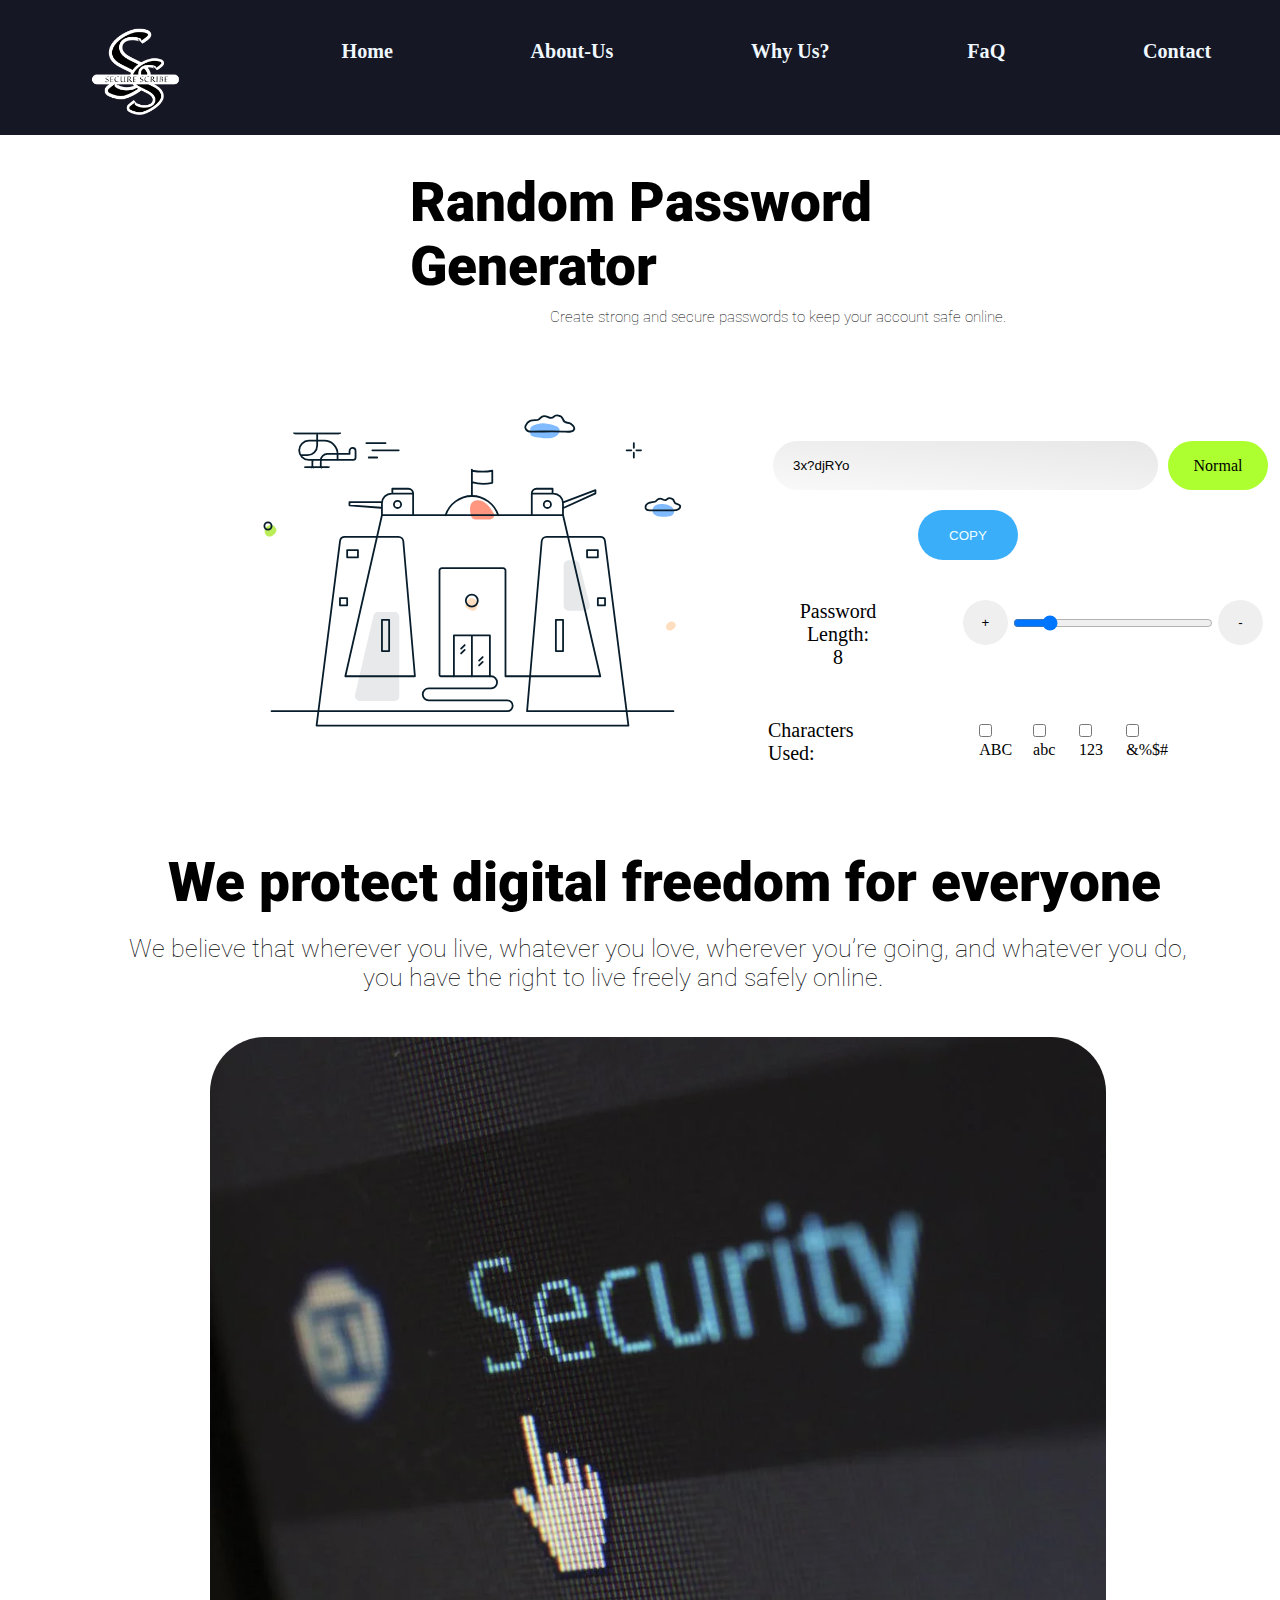
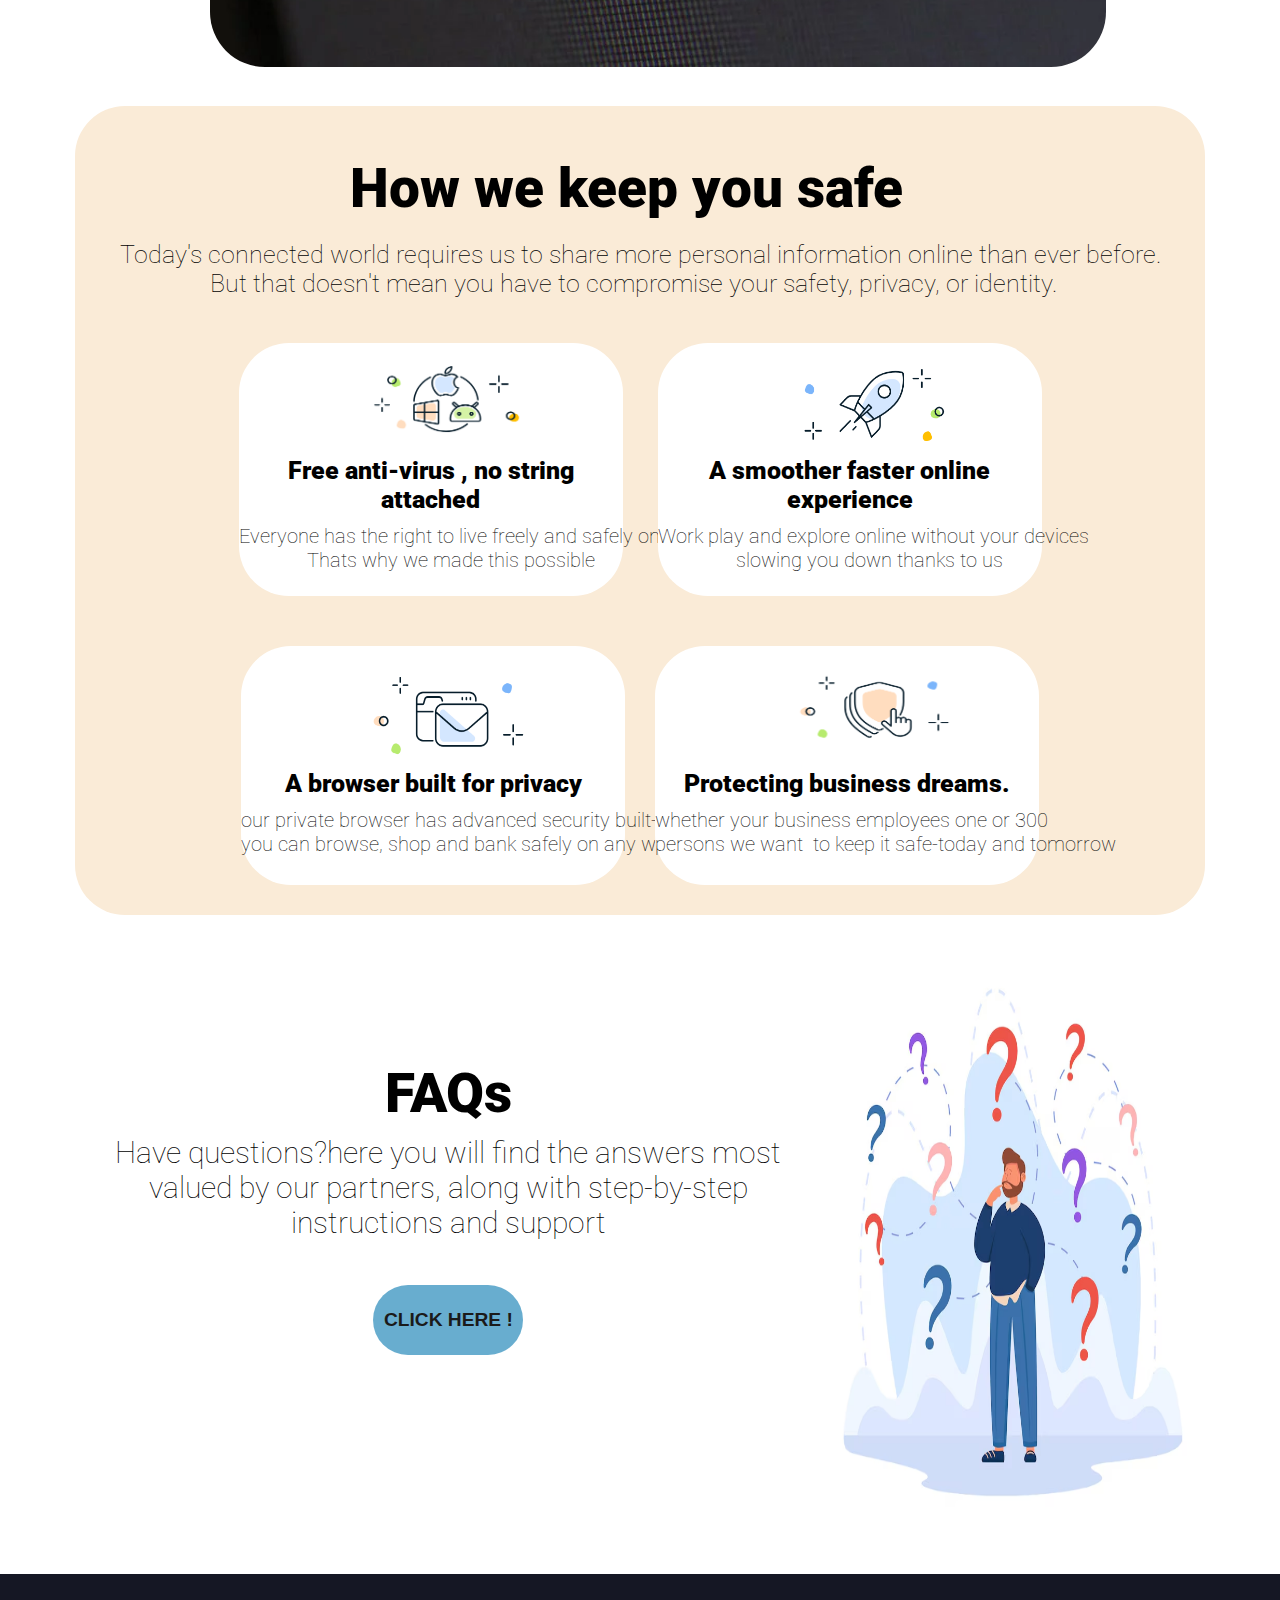
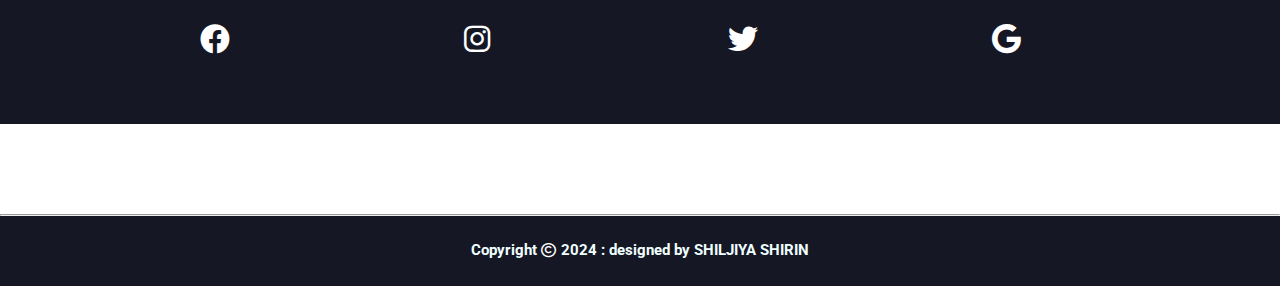
<file: index.html>
<!-- <i class="fa-regular fa-copy"></i> -->
<!DOCTYPE html>
<html lang="en">

<head>
    <meta charset="UTF-8">
    <meta name="viewport" content="width=device-width, initial-scale=1.0">
    <link rel="shortcut icon" href="./images/s.png" type="image/x-icon">
    <link rel="stylesheet" href="style.css">
    <link rel="stylesheet" href="https://cdnjs.cloudflare.com/ajax/libs/font-awesome/4.7.0/css/font-awesome.min.css">
    <link rel="preconnect" href="https://fonts.googleapis.com">
    <link rel="preconnect" href="https://fonts.gstatic.com" crossorigin>
    <link
        href="https://fonts.googleapis.com/css2?family=Roboto:ital,wght@0,100;0,300;0,400;0,500;0,700;0,900;1,100;1,300;1,400;1,500;1,700;1,900&display=swap"
        rel="stylesheet">
    <link rel="stylesheet" href="https://cdnjs.cloudflare.com/ajax/libs/font-awesome/6.0.0-beta3/css/all.min.css">
    <title>Secure Scribe</title>
</head>

<body>
    <header id="mainPage">
        <nav>
            <img class="header-logo" src="./images/s.png" alt="SECURE-SCRIBE">
            <a href="#">
                <h6>Home</h6>
            </a><a href="#aboutUs">
                <h6>About-Us</h6>
            </a>
            <a href="#whyUs">
                <h6>Why Us?</h6>
            </a><a href="#faqPage">
                <h6>FaQ</h6>
            </a>
            <a href="#contact">
                <h6>Contact</h6>
            </a>
        </nav>
    </header>
    <div class="main-container">
        <div class="heds">
            <h2 class="roboto-medium">Random Password Generator</h2>
            <h4 class="roboto-medium-2">Create strong and secure passwords to keep your account safe online.</h4>
        </div>
        <div class="image-and-password">
            <div class="main-container-img"><img src="./images/main-container-img.png" alt=""></div>
            <div class="main-container-password-block">


                <div class="password-input-form">
                    <div class="internal-form">
                        <div class="input-form1"><input id="passwordHolder" type="text" class="input-form"
                                style="padding-left: 20px;" readonly></div>
                        <div class="somebtn" id="intensityIndicator">Normal</div>
                    </div>
                    <button class="copy-btn" onclick="copyToClipboard()">COPY</button>

                    <div class="password-length">
                        <div class="password-length-left">
                            <h5 class="password-length-left-h5">Password Length:</h5>
                            <div class="password-length-count" id="password-length">8</div>
                        </div>
                        <div class="password-length-right">
                            <div class="password-length-right-button-left"><button class="plus-btn" id="plusbttn"
                                    onclick="btnIncreasedValue()">+</button></div>
                            <div class="password-length-right-ranger"><input type="range" name="" id="passwordInput"
                                    min="0" max="50" value="8" class="ranger" onchange="rangeSlider(this.value)">
                            </div>
                            <div class="password-length-right-button-right">
                                <button class="minus-btn" onclick="btnDecreasedValue()">-</button>
                            </div>
                        </div>
                    </div>
                    <div class="characters-count">
                        <div class="characters-count-left">
                            <h2 id="h2h">Characters Used:</h2>
                        </div>
                        <div class="characters-count-right">
                            <div class="characters-count-right-cap-letters"><input type="checkbox" name=""
                                    id="includeCapsLetters" onclick="genByCheckBox()"><span>ABC</span></div>
                            <div class="characters-count-right-small-letters"><input type="checkbox" name=""
                                    id="includeSmallLetters" onclick="genByCheckBox()"><span>abc</span></div>
                            <div class="characters-count-right-numbers"><input type="checkbox" name=""
                                    id="includeNumbers" onclick="genByCheckBox()"><span>123</span></div>
                            <div class="characters-count-right-special-chars"><input type="checkbox" name=""
                                    id="includeSymbols" onclick="genByCheckBox()"><span>&%$#</span></div>
                        </div>
                    </div>

                </div>
            </div>
        </div>
    </div>
    <div class="aboutUs" id="aboutUs">
        <div class="h1ofaboutus">
            <h1>We protect digital freedom for everyone</h1>
            <pre><h3>      We believe that wherever you live, whatever you love, wherever you’re going, and whatever you do,
                                             you have the right to live freely and safely online.</h3></pre>
        </div>
        <div>
            <img class="imgofaboutus" src="./images/aboutUsimage.webp" alt="" srcset="">
        </div>
    </div>
    <div class="why-us" id="whyUs">
        <div class="why-us-headings">
            <h1>How we keep you safe</h1>
            <pre><h3>Today's connected world requires us to share more personal information online than ever before.
               But that doesn't mean you have to compromise your safety, privacy, or identity.</h3></pre>
        </div>
        <div class="why-us-first-section">
            <div class="sec1">
                <img src="./images/s1.png" alt="">
                <h1>Free anti-virus , no string attached</h1>
                <pre><h3>Everyone has the right to live freely and safely online.
        Thats why we made this possible
    </h3></pre>
            </div>
            <div class="sec2">
                <img src="./images/s2.png" alt="">
                <h1>A smoother faster online experience</h1>
                <pre><h3>Work play and explore online without your devices 
        slowing you down thanks to us
    </h3></pre>
            </div>
        </div>
        <div class="why-us-second-section">
            <div class="sec3"><img src="./images/s3.png" alt="">
                <h1>A browser built for privacy</h1>
                <pre><h3>our private browser has advanced security built-in,so 
you can browse, shop and bank safely on any website
                </h3></pre>
            </div>
            <div class="sec4">
                <img src="./images/s4.png" alt="">
                <h1>Protecting business dreams.</h1>
                <pre><h3>whether your business employees one or 300 
persons we want  to keep it safe-today and tomorrow
                </h3></pre>
            </div>
        </div>

    </div>
    <div class="password-faqs" id="faqPage">
        <div class="faqPageLeft">
            <h1>FAQs</h1>
            <h3>Have questions?here you will find the answers most valued by our partners, along with step-by-step
                instructions and support</h3>

            <div class="faqQuestions">
                <button class="faqBtn" id="faqBtn">CLICK HERE !</button>
            </div>
        </div>
        <div class="faqPageRight">
            <img src="./images/faqpageimg.avif" alt="">
        </div>
    </div>
    <footer class="footer" id="contact">
        <div class="contact-section">
            <div class="social-media-icons">
                <a href="https://www.facebook.com/"><i class="fa-brands fa-facebook" style="color: #ffffff;"></i></a>
                <a
                    href="https://www.instagram.com/accounts/login/?next=%2Flivein.now%2Ftagged%2F&source=profile_tagged_tab"><i
                        class="fa-brands fa-instagram" style="color: #ffffff;"></i></a>
                <a href="https://x.com/i/flow/login"><i class="fa-brands fa-twitter" style="color: #ffffff;"></i></a>
                <a href="https://www.google.com/intl/en-GB/account/about/"><i class="fa-brands fa-google"
                        style="color: #ffffff;"></i></a>
                <a
                    href="https://www.google.com/search?q=youtube+sign+in&sca_esv=477a866ca3b53f30&sca_upv=1&rlz=1C1GCEA_enIN1031IN1031&sxsrf=ADLYWIJ487qgJBJANhFqZJDX5-Epq9cOEg%3A1724901418826&ei=KujPZuGXMu2O4-EPgM3xoQo&oq=youtube+s&gs_lp=[base64]&sclient=gws-wiz-serp"><i
                        class="fa-brands fa-youtube" style="color: #ffffff;"></i></a>
            </div>

            <hr>
            <div class="copyright-section">
                <h4>Copyright&nbsp;<i class="fa-regular fa-copyright" style="color: #ffffff;"></i>&nbsp;2024 : designed
                    by SHILJIYA SHIRIN </h4>
            </div>
        </div>

    </footer>


    <script src="script.js"></script>
</body>

</html>
</file>
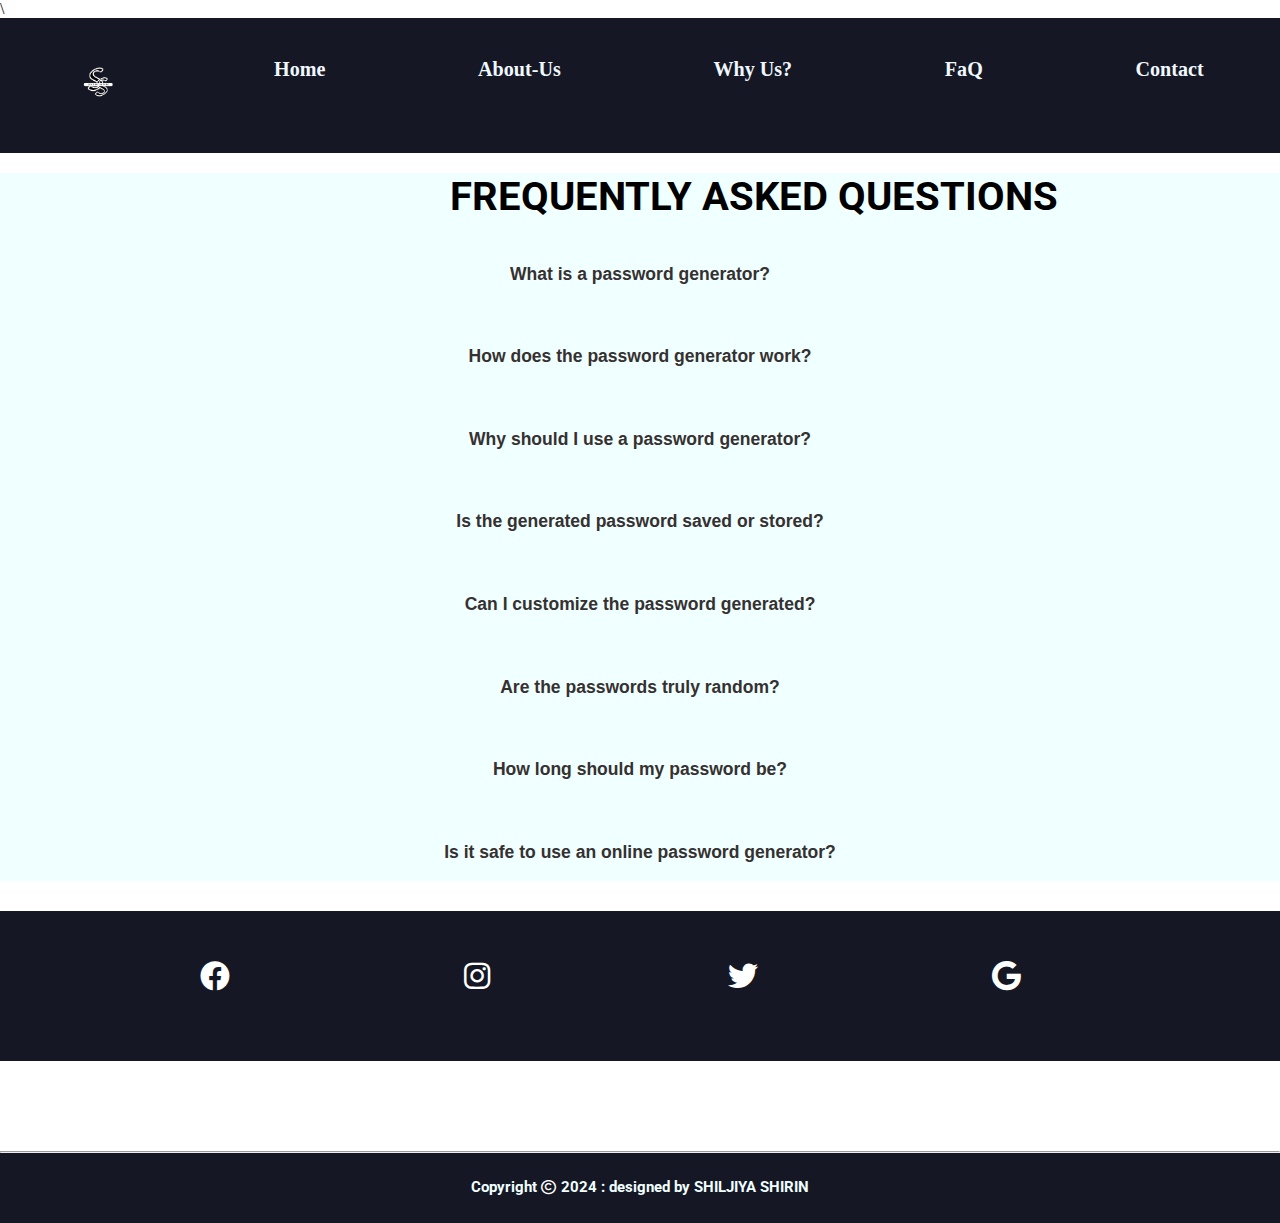
<file: index2.html>
<!DOCTYPE html>
<!DOCTYPE html>
<html lang="en">

<head>
    <meta charset="UTF-8">
    <meta name="viewport" content="width=device-width, initial-scale=1.0">
    <link rel="preconnect" href="https://fonts.googleapis.com">
    <link rel="preconnect" href="https://fonts.gstatic.com" crossorigin>
    <link
        href="https://fonts.googleapis.com/css2?family=Roboto:ital,wght@0,100;0,300;0,400;0,500;0,700;0,900;1,100;1,300;1,400;1,500;1,700;1,900&display=swap"
        rel="stylesheet">
    <link rel="stylesheet" href="https://cdnjs.cloudflare.com/ajax/libs/font-awesome/6.0.0-beta3/css/all.min.css">
    <link rel="shortcut icon" href="./images/faqpagelogo.png" type="image/x-icon">
    <title>FAQs</title>\
    <link rel="stylesheet" href=" style2.css">
</head>

<body>
    <header>
        <nav>
            <a href="./index.html#mainPage"><img class="header-logo" src="./images/s.png" alt="SECURE-SCRIBE"></a>
            <a href="#">
                <h6>Home</h6>
            </a><a href="./index.html#aboutUs">
                <h6>About-Us</h6>
            </a>
            <a href="./index.html#whyUs">
                <h6>Why Us?</h6>
            </a><a href="#">
                <h6>FaQ</h6>
            </a>
            <a href="./index.html#contact">
                <h6>Contact</h6>
            </a>
        </nav>
    </header>
    <div class="faq-page">
        <div class="faq-heading">
            <h1>FREQUENTLY ASKED QUESTIONS</h1>
        </div>
        <div class="faq-contents">
            <button type="button" class="collapsible">
                <h3>What is a password generator?</h3>
            </button>
            <div class="content">
                <p>A password generator is an online tool that creates strong, random passwords for your accounts. It
                    ensures your passwords are difficult to guess, providing better security for your online presence.
                </p>
            </div>
            <button type="button" class="collapsible">
                <h3>How does the password generator work?</h3>
            </button>
            <div class="content">
                <p>The password generator uses algorithms to produce a combination of letters, numbers, and special
                    characters based on the criteria you set (e.g., length, inclusion of symbols, etc.). The result is a
                    unique password that is highly secure.</p>
            </div>
            <button type="button" class="collapsible">
                <h3>Why should I use a password generator?</h3>
            </button>
            <div class="content">
                <p>Using a password generator ensures your passwords are strong and random, which makes them much harder
                    to crack than those you might create yourself. This helps protect your accounts from unauthorized
                    access.</p>
            </div>
            <button type="button" class="collapsible">
                <h3>Is the generated password saved or stored?</h3>
            </button>
            <div class="content">
                <p>No, the passwords generated by our tool are not saved or stored on our servers. Once the password is
                    generated, it is displayed to you and not kept in any way by our website.</p>
            </div>
            <button type="button" class="collapsible">
                <h3>Can I customize the password generated?</h3>
            </button>
            <div class="content">
                <p>Yes, you can customize your password by setting parameters like length, inclusion of uppercase or
                    lowercase letters, numbers, and special characters. You can also choose to exclude similar-looking
                    characters (like ‘0’ and ‘O’) for better readability.</p>
            </div>
            <button type="button" class="collapsible">
                <h3>Are the passwords truly random?</h3>
            </button>
            <div class="content">
                <p>Yes, the passwords generated are completely random. The algorithm used does not rely on any
                    pre-defined patterns or sequences, ensuring that each password is unique.</p>
            </div>
            <button type="button" class="collapsible">
                <h3>How long should my password be?</h3>
            </button>
            <div class="content">
                <p>For maximum security, it's recommended that your password be at least 12 characters long. However,
                    the longer the password, the more secure it is.</p>
            </div>
            <button type="button" class="collapsible">
                <h3>Is it safe to use an online password generator?</h3>
            </button>
            <div class="content">
                <p>Yes, using an online password generator is safe as long as the generator does not store or share your
                    passwords. Our tool does not store any of the passwords generated, ensuring your security.</p>
            </div>

        </div>
    </div>
    <footer class="footer" id="contact">
        <div class="contact-section">
            <div class="social-media-icons">
                <a href="https://www.facebook.com/"><i class="fa-brands fa-facebook" style="color: #ffffff;"></i></a>
                <a
                    href="https://www.instagram.com/accounts/login/?next=%2Flivein.now%2Ftagged%2F&source=profile_tagged_tab"><i
                        class="fa-brands fa-instagram" style="color: #ffffff;"></i></a>
                <a href="https://x.com/i/flow/login"><i class="fa-brands fa-twitter" style="color: #ffffff;"></i></a>
                <a href="https://www.google.com/intl/en-GB/account/about/"><i class="fa-brands fa-google"
                        style="color: #ffffff;"></i></a>
                <a
                    href="https://www.google.com/search?q=youtube+sign+in&sca_esv=477a866ca3b53f30&sca_upv=1&rlz=1C1GCEA_enIN1031IN1031&sxsrf=ADLYWIJ487qgJBJANhFqZJDX5-Epq9cOEg%3A1724901418826&ei=KujPZuGXMu2O4-EPgM3xoQo&oq=youtube+s&gs_lp=[base64]&sclient=gws-wiz-serp"><i
                        class="fa-brands fa-youtube" style="color: #ffffff;"></i></a>
            </div>

            <hr>
            <div class="copyright-section">
                <h4>Copyright&nbsp;<i class="fa-regular fa-copyright" style="color: #ffffff;"></i>&nbsp;2024 : designed
                    by SHILJIYA SHIRIN </h4>
            </div>
        </div>

    </footer>
    <script src="script2.js"></script>
</body>

</html>
</file>
<file: style.css>
* {
    margin: 0;
    padding: 0;
    box-sizing: border-box;
    scroll-behavior: smooth;

}

.roboto-medium {
    font-family: "Roboto", sans-serif;
    font-weight: 900;
    font-style: normal;
    font-size: 55px;
    margin: 35px 200px 0px 410px;
}

.roboto-medium-2 {
    font-family: "Roboto", sans-serif;
    font-weight: 100;
    font-style: normal;
    font-size: 15px;
    margin: 10px 200px 10px 550px;
}

header {
    background-color: #151724;
    width: 100vw;
    height: 15vh;

}
.dropDownMenu{
    display: none;
}

nav {
    display: flex;
    justify-content: space-around
}
.media-query-display{
    display: none;
}
a {
    padding-top: 40px;
    font-size: 30px;
    font-weight: bold;
    color: aliceblue;
    text-decoration: none;

}



.header-logo {
    width: 15vh;
}

.heds {
    display: flex;
    flex-direction: column;
}

.image-and-password {
    display: flex;

}

.main-container-img {
    padding-left: 250px;
    padding-top: 20px;

}

.password-length {
    display: flex;
}

.password-length-right {
    display: flex;
}

.password-input-form {
    margin: 105px 20px 60px 60px;
}

.input-form {
    margin-left: 5px;
    width: 385px;
    height: 49px;
    border: none;
    border-radius: 25px;
    background-image: linear-gradient(185deg, rgb(231, 231, 231), rgb(249, 249, 249));
}

.internal-form {
    display: flex;

}

.somebtn {
    display: flex;
    justify-content: center;
    align-items: center;
    width: 100px;
    background-color: greenyellow;
    border-radius: 25px;
    margin-left: 10px;

}

.copy-btn {
    margin: 20px 50px 0px 150px;
    width: 100px;
    height: 50px;
    border-radius: 25px;
    border: none;
    background-color: rgba(39, 166, 250, 0.904);
    color: azure;
    cursor: pointer;
}

.password-length-left {
    margin: 40px 0cqmin 0px 0px;
    font-size: 20px;
    font-weight: 300;
    text-align: center;
}

.password-length-left-h5 {
    font-size: 20px;
    font-weight: 300;
}

.password-length-right {
    margin: 40px 5px 0px 55px;
}

.plus-btn {
    width: 45px;
    height: 45px;
    border: none;
    border-radius: 50px;
    cursor: pointer;
}

.minus-btn {
    width: 45px;
    height: 45px;
    border: none;
    border-radius: 50px;
    cursor: pointer;
}

.ranger {
    margin: 15px 5px;
    width: 200px;

}

.characters-count {
    display: flex;
    margin: 50px 0px;

}

#h2h {
    font-size: 20px;
    font-weight: 100
}

.characters-count-right {
    display: flex;
    padding: 2px 100px;
    margin-top: 2px;


}

.characters-count-right-cap-letters {
    margin-right: 20px;
}

.characters-count-right-small-letters {
    margin-right: 20px;
}

.characters-count-right-numbers {
    margin-right: 20px;
}

.aboutUs {
    margin: 25px;
    display: flex;
    flex-direction: column;
    justify-content: center;
    align-items: center;
}

.h1ofaboutus h1 {
    font-family: "Roboto", sans-serif;
    font-weight: 900;
    font-style: normal;
    font-size: 55px;
    padding-left: 75px;
}

.h1ofaboutus h3 {
    font-family: "Roboto", sans-serif;
    font-weight: 100;
    font-style: normal;
    font-size: 25px;
    margin-top: 20px;
    margin-bottom: 25px;
}

.aboutUs .imgofaboutus {
    margin-top: 20px;
    margin-left: 35px;
    width: 70vw;
    height: 70vh;
    border-radius: 55px;
}

.why-us {
    background-color: antiquewhite;
    margin: 35px 75px;
    display: flex;
    flex-direction: column;
    justify-content: center;
    align-items: center;
    border-radius: 50px;
}

.why-us-headings h1 {
    font-family: "Roboto", sans-serif;
    font-weight: 900;
    font-style: normal;
    font-size: 55px;
    padding-left: 230px;
    margin-top: 50px;
}

.why-us-headings h3 {
    font-family: "Roboto", sans-serif;
    font-weight: 100;
    font-style: normal;
    font-size: 25px;
    margin-top: 20px;
    margin-bottom: 25px;
}

.why-us-first-section {
    display: flex;
    margin: 20px 2px;
    justify-content: space-between;

}

.why-us-second-section {
    display: flex;
    margin: 30px 10px;
    justify-content: space-between;
}

.sec1 {
    margin-right: 10px;
    background-color: white;
    display: flex;
    flex-direction: column;
    justify-content: center;
    border-radius: 50px;
    width: 30vw;
}

.sec1 img {
    width: 50%;
    height: 50%;
    margin-left: 120px;
}

.sec1 h1 {
    font-family: "Roboto", sans-serif;
    font-weight: 900;
    font-style: normal;
    font-size: 25px;
    text-align: center;
}

.sec1 h3 {
    font-family: "Roboto", sans-serif;
    font-weight: 100;
    font-style: normal;
    font-size: 20px;
    text-align: center;
    margin-top: 10px;
}

.sec2 {
    margin-left: 25px;
    background-color: white;
    display: flex;
    flex-direction: column;
    justify-content: center;
    border-radius: 50px;
    width: 30vw;
}

.sec2 img {
    width: 50%;
    height: 50%;
    margin-left: 120px;
}

.sec2 h1 {
    font-family: "Roboto", sans-serif;
    font-weight: 900;
    font-style: normal;
    font-size: 25px;
    text-align: center;
}

.sec2 h3 {
    font-family: "Roboto", sans-serif;
    font-weight: 100;
    font-style: normal;
    font-size: 20px;
    text-align: center;
    margin-top: 10px;
}


.sec3 {

    background-color: white;
    display: flex;
    flex-direction: column;
    justify-content: center;
    border-radius: 50px;
    width: 30vw;
}

.sec3 img {
    width: 50%;
    height: 50%;
    margin-left: 120px;
}

.sec3 h1 {
    font-family: "Roboto", sans-serif;
    font-weight: 900;
    font-style: normal;
    font-size: 25px;
    text-align: center;
}

.sec3 h3 {
    font-family: "Roboto", sans-serif;
    font-weight: 100;
    font-style: normal;
    font-size: 20px;
    text-align: center;
    margin-top: 10px;
}





.sec4 {
    margin-left: 30px;
    background-color: white;
    display: flex;
    flex-direction: column;
    justify-content: center;
    border-radius: 50px;
    width: 30vw;
}

.sec4 img {
    width: 50%;
    height: 50%;
    margin-left: 120px;
}

.sec4 h1 {
    font-family: "Roboto", sans-serif;
    font-weight: 900;
    font-style: normal;
    font-size: 25px;
    text-align: center;
}

.sec4 h3 {
    font-family: "Roboto", sans-serif;
    font-weight: 100;
    font-style: normal;
    font-size: 20px;
    text-align: center;
    margin-top: 10px;
}

.password-faqs {
    background-color: rgb(255, 255, 255);
    margin: 35px 75px;
    border-radius: 50px;
    display: flex;
}

.faqPageLeft h1 {
    margin-top: 15%;
    font-family: "Roboto", sans-serif;
    font-weight: 900;
    font-style: normal;
    font-size: 55px;
    text-align: center;
}

.faqPageRight img {
    width: 30vw;
    height: 65vh;
}

.faqPageLeft h3 {
    font-family: "Roboto", sans-serif;
    font-weight: 100;
    font-style: normal;
    font-size: 30px;
    text-align: center;
    margin-top: 10px;
}

.faqBtn {
    margin-left: 40%;
    margin-top: 6%;
    background-color: rgb(104, 173, 207);
    border-radius: 50px;
    width: 150px;
    height: 70px;
    cursor: pointer;
    color: rgb(27, 26, 26);
    border: none;
    font-size: larger;
    font-weight: 700;
}

.faqBtn:hover {
    background-color: rgb(122, 164, 198);
    color: #37383c;

}

.footer {
    width: 100vw;
    height: 150px;
    background-color: #151724;
    margin-top: 30px;
}

.social-media-icons i {
    margin: 50px 50px 50px 200px;
    width: 10px;
    height: 10px;
}

.social-media-icons i:hover {
    cursor: pointer;

}

.contact-section hr {
    margin-top: 20px;

}

.copyright-section {
    width: 100vw;
    height: 40px;
    background-color: #151724;
    color: azure;
    text-align: center;
    padding-top: 25px;
    padding-bottom: 45px;
    font-family: "Roboto", sans-serif;
    font-weight: 500;
    font-style: normal;
    font-size: 15px;}
</file>
<file: style2.css>
* {
    margin: 0;
    padding: 0;
    box-sizing: border-box;
    scroll-behavior: smooth;

}

.roboto-medium {
    font-family: "Roboto", sans-serif;
    font-weight: 900;
    font-style: normal;
    font-size: 55px;
    margin: 35px 200px 0px 410px;
}

.roboto-medium-2 {
    font-family: "Roboto", sans-serif;
    font-weight: 100;
    font-style: normal;
    font-size: 15px;
    margin: 10px 200px 10px 550px;
}

header {
    background-color: #151724;
    width: 100vw;
    height: 15vh;

}

nav {
    display: flex;
    justify-content: space-around
}

a {
    padding-top: 40px;
    font-size: 30px;
    font-weight: bold;
    color: aliceblue;
    text-decoration: none;

}



.header-logo {
    width: 5vh;
}

.faq-page {
    background-color: azure;

}

.faq-heading {
    font-family: "Roboto", sans-serif;
    font-weight: 900;
    font-style: normal;
    font-size: 20px;
    margin: 20px 00px 0px 450px;
}

.faq-contents {
    display: flex;
    flex-direction: column;

}

.collapsible {
    background-color: azure;
    color: rgb(54, 49, 49);
    cursor: pointer;
    padding: 18px;
    /* margin-left: 35%; */
    margin-top: 2%;
    border: none;
    text-align: center;
    outline: none;
    font-size: 15px;
}

.active,
.collapsible:hover {
    background-color: rgb(227, 239, 239);
}

.content {
    padding: 20px 30px 20px 2px;
    display: none;
    overflow: hidden;
    background-color: azure;
    margin-left: 10%;
}

.footer {
    width: 100vw;
    height: 150px;
    background-color: #151724;
    margin-top: 30px;
}

.social-media-icons i {
    margin: 50px 50px 50px 200px;
    width: 10px;
    height: 10px;
}

.social-media-icons i:hover {
    cursor: pointer;

}

.contact-section hr {
    margin-top: 20px;

}

.copyright-section {
    width: 100vw;
    height: 40px;
    background-color: #151724;
    color: azure;
    text-align: center;
    padding-top: 25px;
    padding-bottom: 45px;
    font-family: "Roboto", sans-serif;
    font-weight: 500;
    font-style: normal;
    font-size: 15px;


}
</file>
